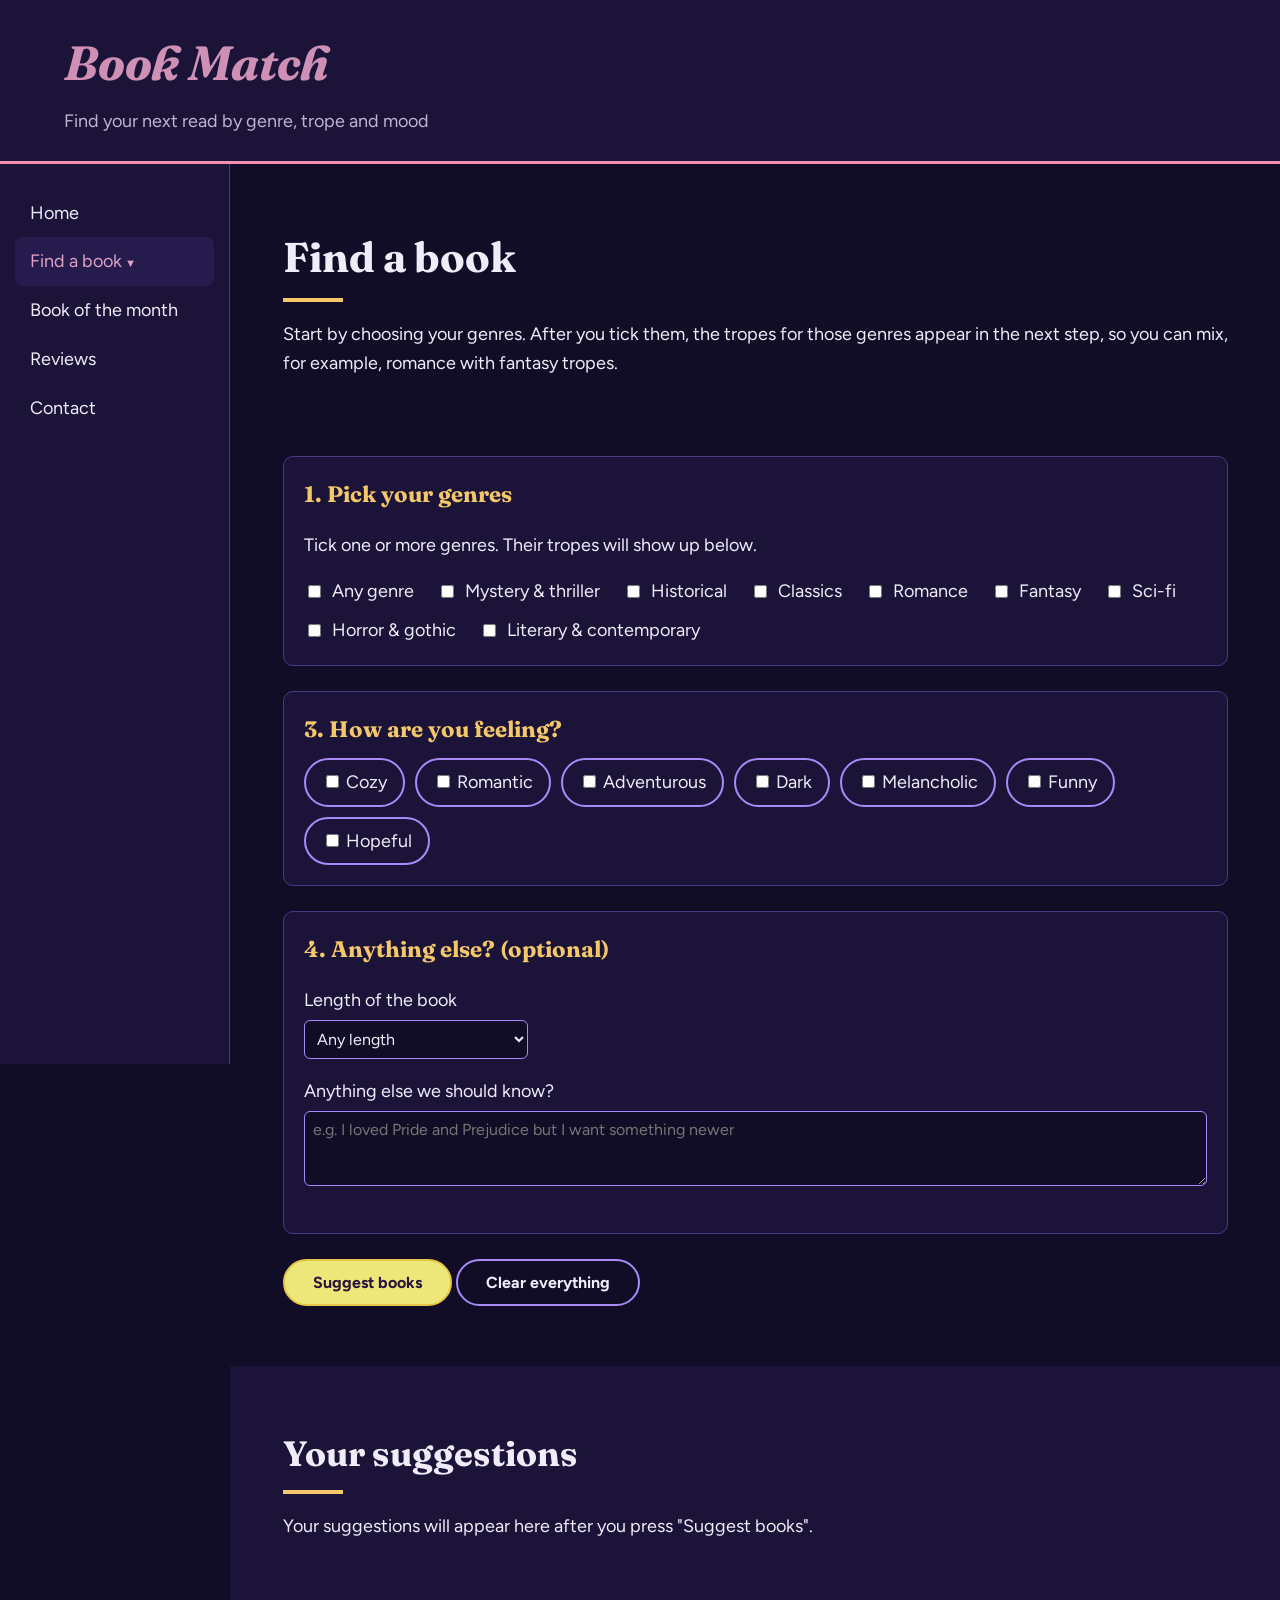
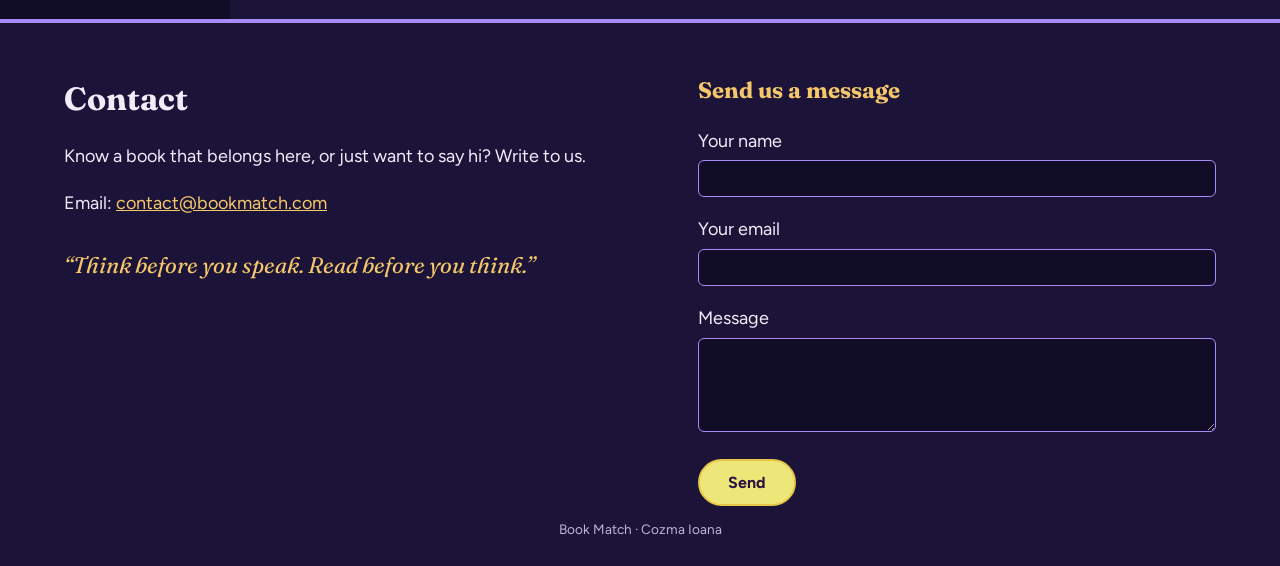
<file: find.html>
<!DOCTYPE html>
<html lang="en">
<head>
  <meta charset="utf-8">
  <meta name="viewport" content="width=device-width, initial-scale=1">
  <title>Find a book</title>
  <link href="https://fonts.googleapis.com/css2?family=Fraunces:ital,wght@0,400;0,700;1,400&family=Figtree:wght@400;700&display=swap" rel="stylesheet">
  <link rel="icon" type="image/png" href="images/favicon.png">
  <link rel="stylesheet" href="style.css">
</head>
<body>

  <header>
    <a href="index.html" class="logo">Book Match</a>
    <p class="tagline">Find your next read by genre, trope and mood</p>
  </header>

  <div class="page-wrapper">
    <nav class="side-menu">
      <ul>
        <li><a href="index.html">Home</a></li>
        <li class="has-submenu">
          <a href="find.html" class="current-page">Find a book</a>
          <ul class="submenu">
            <li><a href="find.html#genres">Genres</a></li>
            <li><a href="find.html#moods">Mood</a></li>
            <li><a href="find.html#extras">Extras</a></li>
          </ul>
        </li>
        <li><a href="month.html">Book of the month</a></li>
        <li><a href="reviews.html">Reviews</a></li>
        <li><a href="#contact">Contact</a></li>
      </ul>
    </nav>
    <main>

    <section id="find-intro">
      <h1 class="page-title">Find a book</h1>
      <p>Start by choosing your genres. After you tick them, the tropes for those genres appear in the next step, so you can mix, for example, romance with fantasy tropes.</p>
    </section>

    <section id="find">

      <form id="search-form" action="#results" method="get">

        <div class="form-box" id="genres">
          <h3>1. Pick your genres</h3>
          <p>Tick one or more genres. Their tropes will show up below.</p>

          <div class="genre-list">
          <input type="checkbox" id="any" name="genre" value="any">
          <label for="any">Any genre</label>
          <input type="checkbox" id="mystery" name="genre" value="mystery">
          <label for="mystery">Mystery &amp; thriller</label>
          <input type="checkbox" id="historical" name="genre" value="historical">
          <label for="historical">Historical</label>
          <input type="checkbox" id="classics" name="genre" value="classics">
          <label for="classics">Classics</label>
          <input type="checkbox" id="romance" name="genre" value="romance">
          <label for="romance">Romance</label>
          <input type="checkbox" id="fantasy" name="genre" value="fantasy">
          <label for="fantasy">Fantasy</label>
          <input type="checkbox" id="scifi" name="genre" value="scifi">
          <label for="scifi">Sci-fi</label>
          <input type="checkbox" id="horror" name="genre" value="horror">
          <label for="horror">Horror &amp; gothic</label>
          <input type="checkbox" id="literary" name="genre" value="literary">
          <label for="literary">Literary &amp; contemporary</label>

            <div class="tropes-area">
              <h3>2. Pick your tropes</h3>
            <div class="tropes-group" id="tropes-any">
              <h4>Tropes that work in any genre</h4>
              <div class="tropes-list">
              <label><input type="checkbox" name="tropes-any" value="found family"> found family</label>
              <label><input type="checkbox" name="tropes-any" value="slow burn"> slow burn</label>
              <label><input type="checkbox" name="tropes-any" value="enemies to lovers"> enemies to lovers</label>
              <label><input type="checkbox" name="tropes-any" value="unreliable narrator"> unreliable narrator</label>
              <label><input type="checkbox" name="tropes-any" value="morally grey"> morally grey</label>
              <label><input type="checkbox" name="tropes-any" value="coming of age"> coming of age</label>
              </div>
            </div>

            <div class="tropes-group" id="tropes-romance">
              <h4>Romance tropes</h4>
              <div class="tropes-list">
              <label><input type="checkbox" name="tropes-romance" value="enemies to lovers"> enemies to lovers</label>
              <label><input type="checkbox" name="tropes-romance" value="slow burn"> slow burn</label>
              <label><input type="checkbox" name="tropes-romance" value="fake dating"> fake dating</label>
              <label><input type="checkbox" name="tropes-romance" value="friends to lovers"> friends to lovers</label>
              <label><input type="checkbox" name="tropes-romance" value="second chance"> second chance</label>
              <label><input type="checkbox" name="tropes-romance" value="forced proximity"> forced proximity</label>
              </div>
            </div>

            <div class="tropes-group" id="tropes-fantasy">
              <h4>Fantasy tropes</h4>
              <div class="tropes-list">
              <label><input type="checkbox" name="tropes-fantasy" value="found family"> found family</label>
              <label><input type="checkbox" name="tropes-fantasy" value="chosen one"> chosen one</label>
              <label><input type="checkbox" name="tropes-fantasy" value="morally grey"> morally grey</label>
              <label><input type="checkbox" name="tropes-fantasy" value="magic school"> magic school</label>
              <label><input type="checkbox" name="tropes-fantasy" value="reluctant hero"> reluctant hero</label>
              <label><input type="checkbox" name="tropes-fantasy" value="hidden heir"> hidden heir</label>
              <label><input type="checkbox" name="tropes-fantasy" value="court intrigue"> court intrigue</label>
              <label><input type="checkbox" name="tropes-fantasy" value="dragon riders"> dragon riders</label>
              </div>
            </div>

            <div class="tropes-group" id="tropes-scifi">
              <h4>Sci-fi tropes</h4>
              <div class="tropes-list">
              <label><input type="checkbox" name="tropes-scifi" value="first contact"> first contact</label>
              <label><input type="checkbox" name="tropes-scifi" value="found family on a ship"> found family on a ship</label>
              <label><input type="checkbox" name="tropes-scifi" value="dystopian rebellion"> dystopian rebellion</label>
              <label><input type="checkbox" name="tropes-scifi" value="time travel"> time travel</label>
              <label><input type="checkbox" name="tropes-scifi" value="last human alive"> last human alive</label>
              <label><input type="checkbox" name="tropes-scifi" value="generation ship"> generation ship</label>
              <label><input type="checkbox" name="tropes-scifi" value="lone survivor"> lone survivor</label>
              </div>
            </div>

            <div class="tropes-group" id="tropes-mystery">
              <h4>Mystery &amp; thriller tropes</h4>
              <div class="tropes-list">
              <label><input type="checkbox" name="tropes-mystery" value="unreliable narrator"> unreliable narrator</label>
              <label><input type="checkbox" name="tropes-mystery" value="locked room"> locked room</label>
              <label><input type="checkbox" name="tropes-mystery" value="cold case"> cold case</label>
              <label><input type="checkbox" name="tropes-mystery" value="amateur detective"> amateur detective</label>
              <label><input type="checkbox" name="tropes-mystery" value="small town secrets"> small town secrets</label>
              <label><input type="checkbox" name="tropes-mystery" value="cat and mouse"> cat and mouse</label>
              <label><input type="checkbox" name="tropes-mystery" value="twist ending"> twist ending</label>
              <label><input type="checkbox" name="tropes-mystery" value="dual timeline"> dual timeline</label>
              </div>
            </div>

            <div class="tropes-group" id="tropes-historical">
              <h4>Historical tropes</h4>
              <div class="tropes-list">
              <label><input type="checkbox" name="tropes-historical" value="forbidden love"> forbidden love</label>
              <label><input type="checkbox" name="tropes-historical" value="wartime love story"> wartime love story</label>
              <label><input type="checkbox" name="tropes-historical" value="royal court"> royal court</label>
              <label><input type="checkbox" name="tropes-historical" value="class divide"> class divide</label>
              <label><input type="checkbox" name="tropes-historical" value="secret identity"> secret identity</label>
              <label><input type="checkbox" name="tropes-historical" value="family saga"> family saga</label>
              <label><input type="checkbox" name="tropes-historical" value="women ahead of their time"> women ahead of their time</label>
              </div>
            </div>

            <div class="tropes-group" id="tropes-classics">
              <h4>Classics tropes</h4>
              <div class="tropes-list">
              <label><input type="checkbox" name="tropes-classics" value="coming of age"> coming of age</label>
              <label><input type="checkbox" name="tropes-classics" value="social satire"> social satire</label>
              <label><input type="checkbox" name="tropes-classics" value="tragic hero"> tragic hero</label>
              <label><input type="checkbox" name="tropes-classics" value="redemption"> redemption</label>
              <label><input type="checkbox" name="tropes-classics" value="gothic atmosphere"> gothic atmosphere</label>
              <label><input type="checkbox" name="tropes-classics" value="love across social classes"> love across social classes</label>
              <label><input type="checkbox" name="tropes-classics" value="unrequited love"> unrequited love</label>
              </div>
            </div>

            <div class="tropes-group" id="tropes-horror">
              <h4>Horror &amp; gothic tropes</h4>
              <div class="tropes-list">
              <label><input type="checkbox" name="tropes-horror" value="haunted house"> haunted house</label>
              <label><input type="checkbox" name="tropes-horror" value="creepy small town"> creepy small town</label>
              <label><input type="checkbox" name="tropes-horror" value="cursed family"> cursed family</label>
              <label><input type="checkbox" name="tropes-horror" value="isolated setting"> isolated setting</label>
              <label><input type="checkbox" name="tropes-horror" value="folk horror"> folk horror</label>
              <label><input type="checkbox" name="tropes-horror" value="slow dread"> slow dread</label>
              </div>
            </div>

            <div class="tropes-group" id="tropes-literary">
              <h4>Literary &amp; contemporary tropes</h4>
              <div class="tropes-list">
              <label><input type="checkbox" name="tropes-literary" value="coming of age"> coming of age</label>
              <label><input type="checkbox" name="tropes-literary" value="grief and healing"> grief and healing</label>
              <label><input type="checkbox" name="tropes-literary" value="family secrets"> family secrets</label>
              <label><input type="checkbox" name="tropes-literary" value="found family"> found family</label>
              <label><input type="checkbox" name="tropes-literary" value="road trip"> road trip</label>
              <label><input type="checkbox" name="tropes-literary" value="return to a small town"> return to a small town</label>
              <label><input type="checkbox" name="tropes-literary" value="friendship over decades"> friendship over decades</label>
              </div>
            </div>
            </div>
          </div>
        </div>

        <div class="form-box" id="moods">
          <h3>3. How are you feeling?</h3>
          <div class="mood-list">
            <label><input type="checkbox" name="mood" value="cozy"> Cozy</label>
            <label><input type="checkbox" name="mood" value="romantic"> Romantic</label>
            <label><input type="checkbox" name="mood" value="adventurous"> Adventurous</label>
            <label><input type="checkbox" name="mood" value="dark"> Dark</label>
            <label><input type="checkbox" name="mood" value="melancholic"> Melancholic</label>
            <label><input type="checkbox" name="mood" value="funny"> Funny</label>
            <label><input type="checkbox" name="mood" value="hopeful"> Hopeful</label>
          </div>
        </div>

        <div class="form-box" id="extras">
          <h3>4. Anything else? (optional)</h3>
          <p>
            <label for="length">Length of the book</label><br>
            <select id="length" name="length">
              <option value="">Any length</option>
              <option value="short">Short (under 300 pages)</option>
              <option value="medium">Medium (300-500 pages)</option>
              <option value="long">Long (over 500 pages)</option>
            </select>
          </p>
          <p>
            <label for="notes">Anything else we should know?</label><br>
            <textarea id="notes" name="notes" rows="3" cols="50" placeholder="e.g. I loved Pride and Prejudice but I want something newer"></textarea>
          </p>
        </div>

        <div class="buttons">
          <button type="submit" class="button">Suggest books</button>
          <button type="reset" class="button button-outline">Clear everything</button>
        </div>

      </form>
    </section>

    <section id="results">
      <h2>Your suggestions</h2>
      <p id="results-message">Your suggestions will appear here after you press "Suggest books".</p>
      <div id="results-list"></div>
    </section>

    </main>

  </div>

  <footer id="contact">
    <div class="footer-columns">
      <div class="footer-info">
        <h2>Contact</h2>
        <p>Know a book that belongs here, or just want to say hi? Write to us.</p>
        <p>Email: <a href="mailto:contact@bookmatch.com">contact@bookmatch.com</a></p>

        <blockquote>&ldquo;Think before you speak. Read before you think.&rdquo;</blockquote>
      </div>
      <form class="contact-form" action="#contact" method="get">
        <h3>Send us a message</h3>
        <p>
          <label for="name">Your name</label><br>
          <input type="text" id="name" name="name">
        </p>
        <p>
          <label for="email">Your email</label><br>
          <input type="email" id="email" name="email">
        </p>
        <p>
          <label for="message">Message</label><br>
          <textarea id="message" name="message" rows="4"></textarea>
        </p>
        <button type="submit" class="button">Send</button>
      </form>
    </div>
    <p class="small-text">Book Match · Cozma Ioana </p>
  </footer>


</body>
</html>
</file>
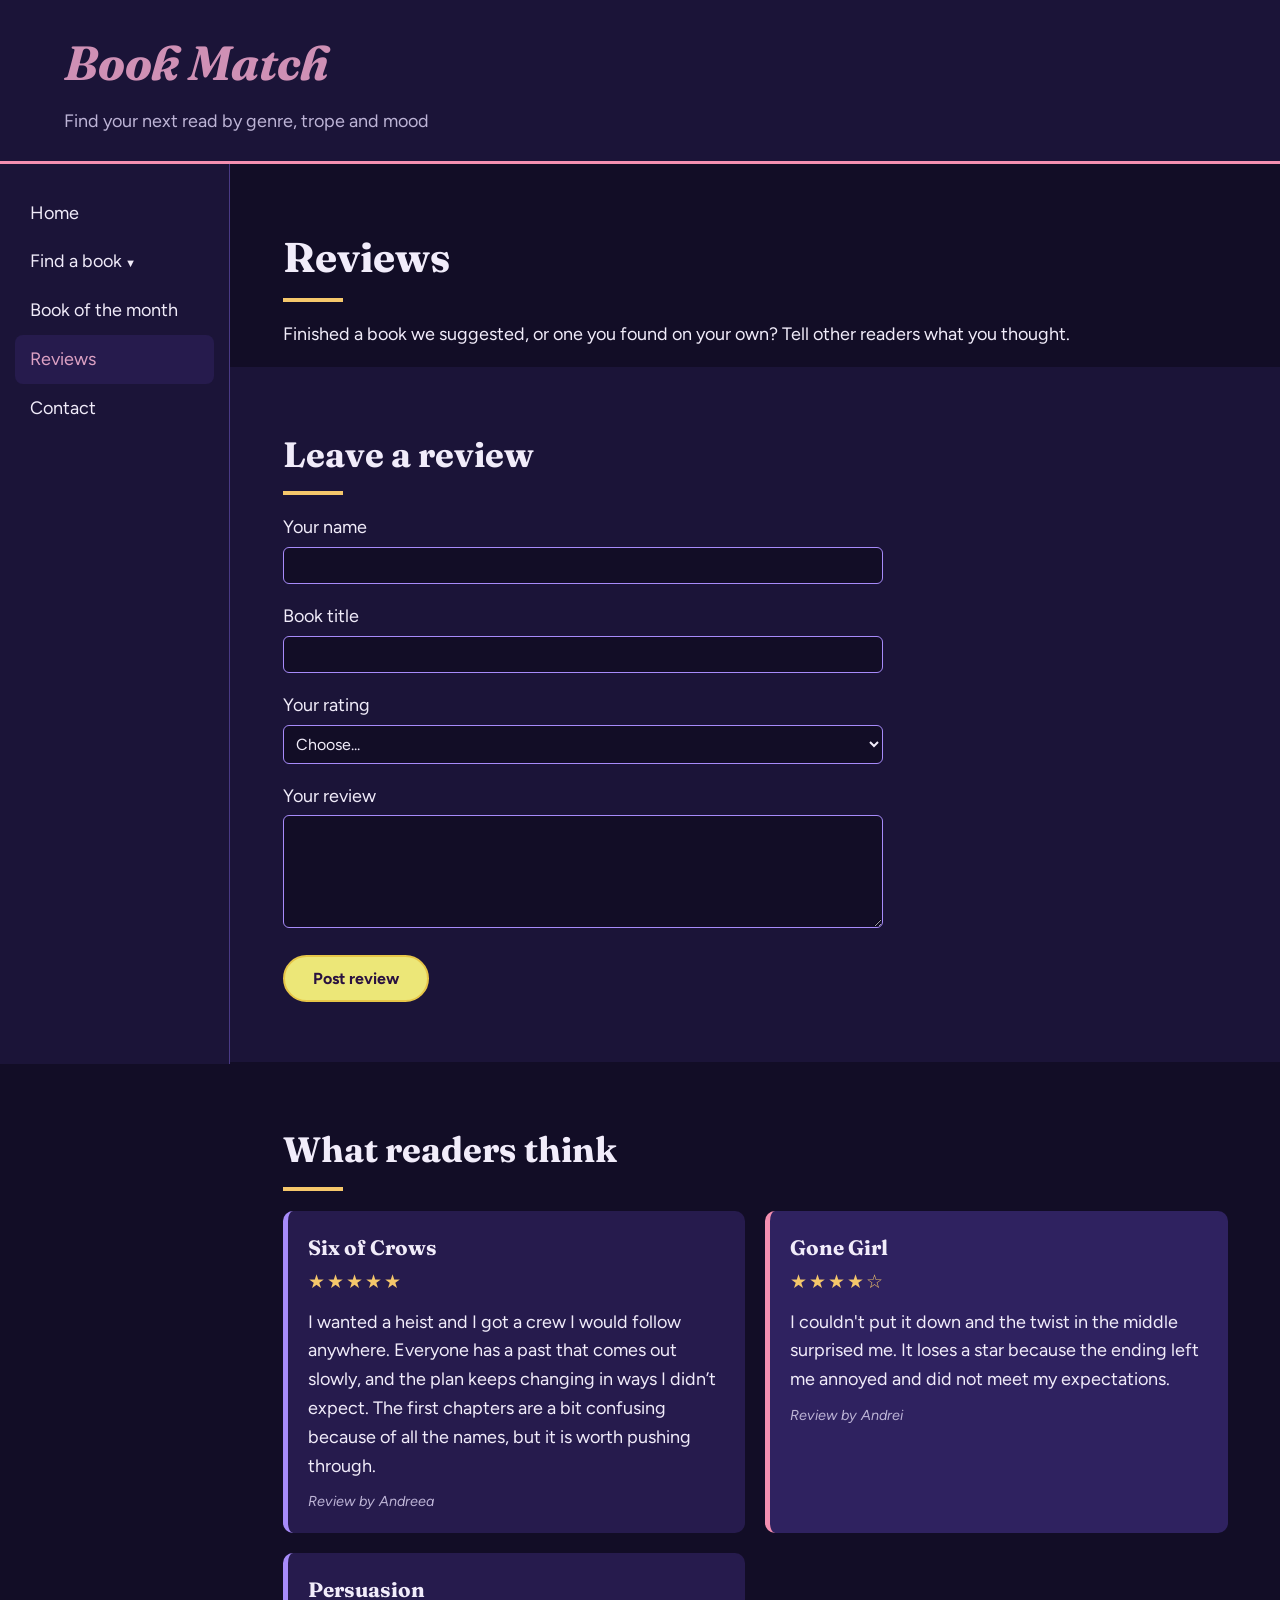
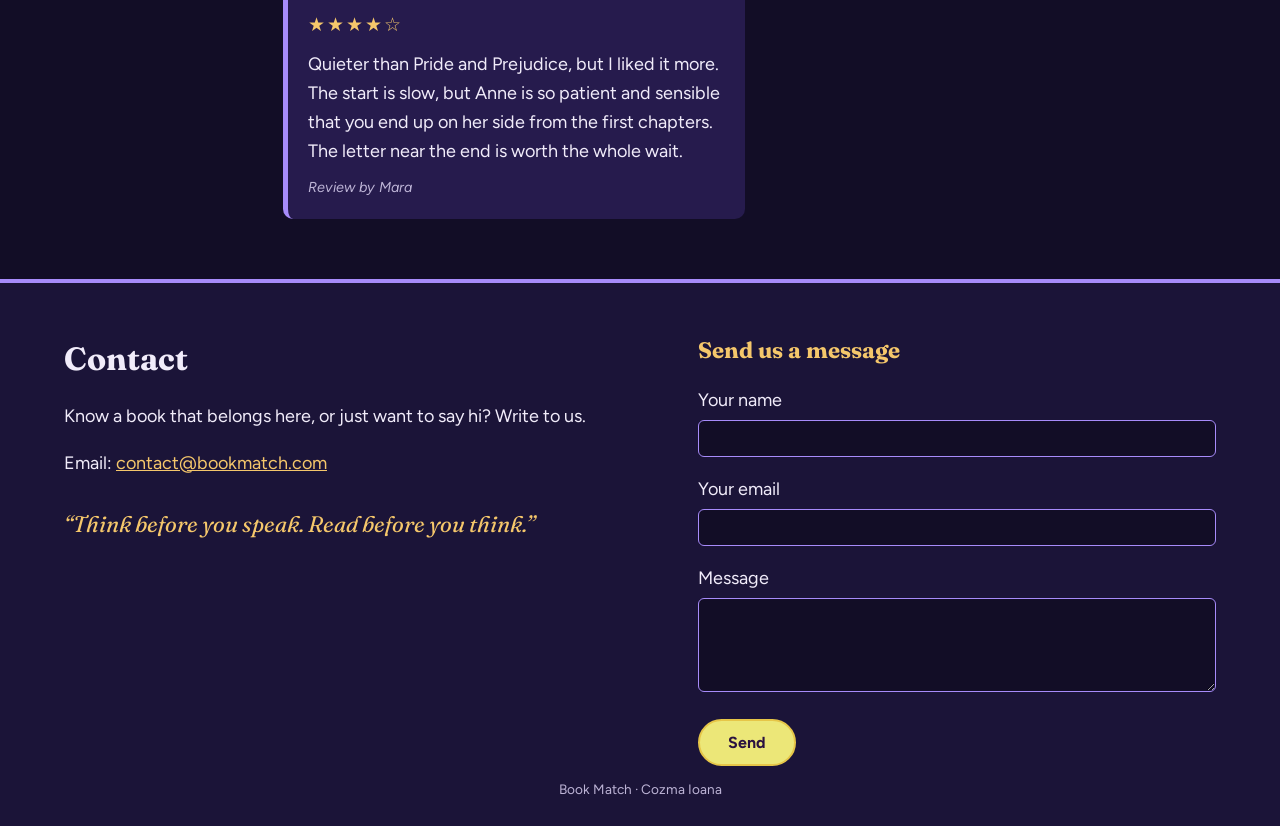
<file: reviews.html>
<!DOCTYPE html>
<html lang="en">
<head>
  <meta charset="utf-8">
  <meta name="viewport" content="width=device-width, initial-scale=1">
  <link rel="icon" type="image/png" href="images/favicon.png">
  <title> Reviews</title>
  <link href="https://fonts.googleapis.com/css2?family=Fraunces:ital,wght@0,400;0,700;1,400&amp;family=Figtree:wght@400;700&amp;display=swap" rel="stylesheet">
  <link rel="stylesheet" href="style.css">
</head>
<body>

  <header>
    <a href="index.html" class="logo">Book Match</a>
    <p class="tagline">Find your next read by genre, trope and mood</p>
  </header>

  <div class="page-wrapper">

    <nav class="side-menu">
      <ul>
        <li><a href="index.html">Home</a></li>
        <li class="has-submenu">
          <a href="find.html">Find a book</a>
          <ul class="submenu">
            <li><a href="find.html#genres">Genres</a></li>
            <li><a href="find.html#moods">Mood</a></li>
            <li><a href="find.html#extras">Extras</a></li>
          </ul>
        </li>
        <li><a href="month.html">Book of the month</a></li>
        <li><a href="reviews.html" class="current-page">Reviews</a></li>
        <li><a href="#contact">Contact</a></li>
      </ul>
    </nav>

    <main>

    <section id="reviews-intro">
      <h1 class="page-title">Reviews</h1>
      <p>Finished a book we suggested, or one you found on your own? Tell other readers what you thought.</p>
    </section>

    <section id="leave-review">
      <h2>Leave a review</h2>
      <form id="review-form" class="review-form" action="#leave-review" method="get">
        <p>
          <label for="reviewer-name">Your name</label><br>
          <input type="text" id="reviewer-name" name="reviewer-name" maxlength="40" required>
        </p>
        <p>
          <label for="book-title">Book title</label><br>
          <input type="text" id="book-title" name="book-title" maxlength="80" required>
        </p>
        <p>
          <label for="rating">Your rating</label><br>
          <select id="rating" name="rating" required>
            <option value="">Choose...</option>
            <option value="5">5 – Loved it</option>
            <option value="4">4 – Really liked it</option>
            <option value="3">3 – It was okay</option>
            <option value="2">2 – Not for me</option>
            <option value="1">1 – Didn't like it</option>
          </select>
        </p>
        <p>
          <label for="review-body">Your review</label><br>
          <textarea id="review-body" name="review-body" rows="5" maxlength="500" required></textarea>
        </p>
        <button type="submit" class="button">Post review</button>
      </form>
    </section>

    <section id="all-reviews">
      <h2>What readers think</h2>
      <div id="reviews-list">
        <article class="review">
          <h3>Six of Crows</h3>
          <p class="stars">★★★★★</p>
          <p class="review-text">I wanted a heist and I got a crew I would follow anywhere. Everyone has a past that comes out slowly, and the plan keeps changing in ways I didn’t expect. The first chapters are a bit confusing because of all the names, but it is worth pushing through.</p>
          <p class="review-author">Review by Andreea</p>
        </article>
        <article class="review">
          <h3>Gone Girl</h3>
          <p class="stars">★★★★☆</p>
          <p class="review-text">I couldn't put it down and the twist in the middle surprised me. It loses a star because the ending left me annoyed and did not meet my expectations.</p>
          <p class="review-author">Review by Andrei</p>
        </article>
        <article class="review">
          <h3>Persuasion</h3>
          <p class="stars">★★★★☆</p>
          <p class="review-text">Quieter than Pride and Prejudice, but I liked it more. The start is slow, but Anne is so patient and sensible that you end up on her side from the first chapters. The letter near the end is worth the whole wait.</p>
          <p class="review-author">Review by Mara</p>
        </article>
      </div>
    </section>

    </main>

  </div>

  <footer id="contact">
    <div class="footer-columns">
      <div class="footer-info">
        <h2>Contact</h2>
        <p>Know a book that belongs here, or just want to say hi? Write to us.</p>
        <p>Email: <a href="mailto:contact@bookmatch.com">contact@bookmatch.com</a></p>
        <blockquote>&ldquo;Think before you speak. Read before you think.&rdquo;</blockquote>
      </div>
      <form class="contact-form" action="#contact" method="get">
        <h3>Send us a message</h3>
        <p>
          <label for="name">Your name</label><br>
          <input type="text" id="name" name="name">
        </p>
        <p>
          <label for="email">Your email</label><br>
          <input type="email" id="email" name="email">
        </p>
        <p>
          <label for="message">Message</label><br>
          <textarea id="message" name="message" rows="4"></textarea>
        </p>
        <button type="submit" class="button">Send</button>
      </form>
    </div>
    <p class="small-text"> Book Match · Cozma Ioana </p>
  </footer>

</body>
</html>
</file>
<file: style.css>
/* =====================================================
   BookMatch - style.css
   ===================================================== */

/* ---------- stil general ---------- */
* {
  box-sizing: border-box;
}

body {
  margin: 0;
  background-color: #120d26;
  color: #f1ecfa;
  font-family: "Figtree", Arial, sans-serif;
  font-size: 18px;
  line-height: 1.6;
}

h1, h2, h3, h4, .logo {
  font-family: "Fraunces", Georgia, serif;
}

a {
  color: #f5c76b;
}

img {
  max-width: 100%;
  height: auto;
  display: block;
}

figure {
  margin: 0;
}

section {
  padding: 60px 5%;
}

section h2 {
  font-size: 2.2rem;
  margin: 0 0 10px 0;
}

/* linia galbena de sub titluri */
section h2::after {
  content: "";
  display: block;
  width: 60px;
  height: 4px;
  margin-top: 8px;
  background-color: #f5c76b;
}

.page-title {
  font-size: 2.6rem;
  margin: 0 0 10px 0;
}

.page-title::after {
  content: "";
  display: block;
  width: 60px;
  height: 4px;
  margin-top: 8px;
  background-color: #f5c76b;
}

/* ---------- header ---------- */
header {
  padding: 25px 5%;
  background-color: #1b1438;
  border-bottom: 3px solid #f48fb1;
}

.logo {
  font-size: 3rem;
  font-style: italic;
  font-weight: bold;
  color: #cf90b5;
  text-decoration: none;
}

.tagline {
  margin: 5px 0 0 0;
  color: #bdb4d6;
}

/* ---------- page-wrapper: meniul in stanga, continutul in dreapta ---------- */
.page-wrapper {
  display: flex;
}

main {
  flex: 1;
  min-width: 0;
}

/* ---------- meniul din stanga ---------- */
.side-menu {
  position: sticky;
  top: 0;
  align-self: flex-start;
  width: 230px;
  height: 100vh;
  padding: 25px 15px;
  background-color: #1b1438;
  border-right: 1px solid #4a3a85;
}

.side-menu ul {
  margin: 0;
  padding: 0;
  list-style: none;
}

.side-menu li {
  position: relative;
}

.side-menu a {
  display: block;
  padding: 10px 15px;
  color: #f1ecfa;
  border-radius: 8px;
  text-decoration: none;
}

.side-menu a:hover,
.side-menu a.current-page {
  background-color: #261b4d;
  color: #dda2c4;
}

.has-submenu > a::after {
  content: " ▼";
  font-size: 0.7rem;
}

/* submeniul e ascuns pana pui mouse-ul pe "Find a book" */
.side-menu .submenu {
  display: none;
  padding-left: 15px;
}

.has-submenu:hover .submenu {
  display: block;
}

/* ---------- page-wrapper Home ---------- */
#welcome {
  display: flex;
  justify-content: space-between;
  align-items: center;
  padding-top: 90px;
  padding-bottom: 90px;
  background-image: linear-gradient(#4d3f7c, #120d26);
}

.welcome-text {
  width: 60%;
}

.welcome-text h1 {
  font-size: 3.2rem;
  line-height: 1.15;
  margin: 0 0 20px 0;
}

.welcome-text p {
  color: #bdb4d6;
  font-size: 1.2rem;
}

.welcome-book {
  width: 30%;
  display: flex;
  justify-content: center;
}

/* cartea care se misca */
.moving-book {
  width: 180px;
  height: 250px;
  padding: 50px 20px 20px 35px;
  background-color: #f48fb1;
  color: #ffffff;
  font-family: "Fraunces", Georgia, serif;
  font-size: 1.3rem;
  font-style: italic;
  border-left: 15px solid #937aaf;
  border-radius: 5px 15px 15px 5px;
  animation: move-book 6s ease-in-out infinite alternate;
}

@keyframes move-book {
  0% {
    transform: rotate(-7deg);
    background-color: #f48fb1;
    border-radius: 5px 15px 15px 5px;
  }
  50% {
    transform: rotate(3deg) translateY(-15px);
    background-color: #8bc8fa;
    border-radius: 5px 30px 30px 5px;
  }
  100% {
    transform: rotate(8deg);
    background-color: #dcde7c;
    border-radius: 5px 8px 8px 5px;
  }
}

/* cardurile cu linkuri */
.link-cards {
  display: grid;
  grid-template-columns: 1fr 1fr 1fr;
  gap: 20px;
  margin-top: 25px;
}

.link-card {
  display: block;
  padding: 22px;
  text-decoration: none;
  background-color: #261b4d;
  border-top: 5px solid #f5c76b;
  border-radius: 10px;
  color: #f1ecfa;
  transition: transform 0.3s, background-color 0.8s, border-color 1s;
}

.link-card:nth-of-type(2) {
  border-top-color: #f48fb1;
}

.link-card:nth-of-type(3) {
  border-top-color: #5ad1c4;
}

.link-card:hover {
  transform: translateY(-6px);
  background-color: #35286b;
}

.link-card h3 {
  margin: 0 0 8px 0;
  font-size: 1.4rem;
  color: #f5c76b;
}

.link-card p {
  margin: 0;
  color: #bdb4d6;
}

/* "How it works": poza langa text */
.info-row {
  display: flex;
  align-items: center;
  gap: 50px;
}

.info-row img {
  width: 400px;
  border-radius: 12px;
}

.text-columns {
  column-count: 2;
  column-gap: 30px;
}

.text-columns p {
  margin-top: 0;
}

/* ---------- buttons ---------- */
.button {
  display: inline-block;
  padding: 12px 28px;
  background-color: #ece778;
  color: #2a1240;
  font-family: "Figtree", Arial, sans-serif;
  font-size: 1rem;
  font-weight: bold;
  text-decoration: none;
  border: 2px solid #e6c648;
  border-radius: 25px;
  cursor: pointer;
  transition: background-color 0.3s, transform 0.2s;
}

.button:hover {
  background-color: #f48fb1;
  border-color: #f48fb1;
  transform: translateY(-3px);
}

.button-outline {
  background-color: transparent;
  color: #f1ecfa;
  border-color: #a78bfa;
}

.buttons {
  margin-top: 20px;
}

/* ---------- formularul de cautare ---------- */
form {
  max-width: 1000px;
}

.form-box {
  margin-bottom: 25px;
  padding: 20px;
  background-color: #1b1438;
  border: 1px solid #4a3a85;
  border-radius: 10px;
}

.form-box h3 {
  margin: 0 0 10px 0;
  font-size: 1.4rem;
  color: #f5c76b;
}

/* pasul 1: genurile */
.genre-list {
  display: flex;
  flex-wrap: wrap;
  align-items: center;
  gap: 10px 8px;
}

.genre-list label {
  margin-right: 15px;
  cursor: pointer;
}

/* genul bifat se coloreaza */
.genre-list > input:checked + label {
  color: #f5c76b;
  font-weight: bold;
}

/* pasul 2: tropes-urile apar doar daca ai bifat un genre */
.tropes-area {
  display: none;
  width: 100%;
  margin-top: 15px;
  padding-top: 15px;
  border-top: 1px dashed #a78bfa;
}

.genre-list > input:checked ~ .tropes-area {
  display: block;
}

/* fiecare grup de tropes se vede doar daca genul lui e bifat */
.tropes-group {
  display: none;
  margin-bottom: 15px;
  padding-left: 15px;
  border-left: 5px solid #a78bfa;
}

#any:checked ~ .tropes-area #tropes-any,
#romance:checked ~ .tropes-area #tropes-romance,
#fantasy:checked ~ .tropes-area #tropes-fantasy,
#scifi:checked ~ .tropes-area #tropes-scifi,
#mystery:checked ~ .tropes-area #tropes-mystery,
#historical:checked ~ .tropes-area #tropes-historical,
#classics:checked ~ .tropes-area #tropes-classics,
#horror:checked ~ .tropes-area #tropes-horror,
#literary:checked ~ .tropes-area #tropes-literary {
  display: block;
}

.tropes-group h4 {
  margin: 0 0 8px 0;
  font-size: 1.1rem;
}

.tropes-list {
  display: flex;
  flex-wrap: wrap;
  gap: 5px 20px;
}

.tropes-list label {
  padding: 3px 8px;
  cursor: pointer;
  transition: padding-left 0.3s, background-color 0.8s, color 1.2s;
}

.tropes-list label:hover {
  padding-left: 16px;
  background-color: #3b2d78;
  color: #f5c76b;
}

/* pasul 3: mood */
.mood-list {
  display: flex;
  flex-wrap: wrap;
  gap: 10px;
}

.mood-list label {
  padding: 8px 16px;
  border: 2px solid #a78bfa;
  border-radius: 25px;
  cursor: pointer;
  transition: background-color 0.3s, transform 0.5s, border-color 1s;
}

.mood-list label:hover {
  background-color: #3b2d78;
  border-color: #f5c76b;
  transform: scale(1.08);
}

select, textarea, input[type="text"], input[type="email"] {
  margin-top: 5px;
  padding: 8px;
  background-color: #120d26;
  color: #f1ecfa;
  font-family: "Figtree", Arial, sans-serif;
  font-size: 1rem;
  border: 1px solid #a78bfa;
  border-radius: 6px;
}

textarea, input[type="text"], input[type="email"] {
  width: 100%;
}

/* ---------- rezultatele cautarii ---------- */
#results {
  background-color: #1b1438;
}

#results-list {
  display: grid;
  grid-template-columns: 1fr 1fr 1fr;
  gap: 20px;
}

.book-card {
  padding: 20px;
  background-color: #261b4d;
  border-top: 5px solid #a78bfa;
  border-radius: 10px;
}

.book-card h3 {
  margin: 0 0 3px 0;
  font-size: 1.3rem;
}

.author {
  margin: 0 0 10px 0;
  font-style: italic;
}

.book-description {
  margin: 0 0 12px 0;
  font-size: 0.95rem;
  color: #bdb4d6;
}

.why-fits {
  margin: 0 0 5px 0;
  font-size: 0.9rem;
  color: #f5c76b;
}

.book-info {
  margin: 0;
  font-size: 0.85rem;
  color: #bdb4d6;
}

/* etichetele (tag-urile) */
.tags {
  display: flex;
  flex-wrap: wrap;
  gap: 8px;
  margin: 15px 0;
  padding: 0;
  list-style: none;
}

.tags li {
  padding: 2px 12px;
  font-size: 0.9rem;
  border: 1px solid #f48fb1;
  border-radius: 20px;
}

.tags li::before {
  content: "#";
  color: #f48fb1;
}

/* ---------- page-wrapper Book of the month ---------- */
.month-book {
  display: flex;
  align-items: center;
  gap: 50px;
}

.month-book figure {
  width: 320px;
}

.month-book img {
  border-radius: 12px;
}

.month-book-text h3 {
  color: #f5c76b;
  font-size: 1.5rem;
}

.month-book-text p {
  color: #bdb4d6;
}

#why-we-picked-it {
  background-color: #1b1438;
}

.similar-list {
  display: grid;
  grid-template-columns: 1fr 1fr 1fr;
  gap: 20px;
  margin-top: 25px;
}

/* ---------- page-wrapper Reviews ---------- */
#leave-review {
  background-color: #1b1438;
}

.review-form {
  max-width: 600px;
}

.review-form select {
  width: 100%;
}

#reviews-list {
  display: grid;
  grid-template-columns: 1fr 1fr;
  gap: 20px;
  margin-top: 20px;
}

.review {
  padding: 20px;
  background-color: #261b4d;
  border-left: 5px solid #a78bfa;
  border-radius: 10px;
}

.review:nth-of-type(2n) {
  background-color: #2f2260;
  border-left-color: #f48fb1;
}

.review h3 {
  margin: 0;
  font-size: 1.3rem;
}

.stars {
  margin: 3px 0 10px 0;
  font-size: 1.2rem;
  letter-spacing: 2px;
  color: #f5c76b;
}

.review-text {
  margin: 0 0 10px 0;
}

.review-author {
  margin: 0;
  font-size: 0.9rem;
  font-style: italic;
  color: #bdb4d6;
}

/* ---------- footer (contact) ---------- */
footer {
  padding: 50px 5% 25px 5%;
  background-color: #1b1438;
  border-top: 4px solid #a78bfa;
}

.footer-columns {
  display: flex;
  justify-content: space-between;
  gap: 50px;
}

.footer-info {
  width: 50%;
}

.contact-form {
  width: 45%;
}

footer h2 {
  margin: 0 0 10px 0;
  font-size: 2rem;
}

footer h3 {
  margin: 0 0 10px 0;
  font-size: 1.4rem;
  color: #f5c76b;
}

blockquote {
  margin: 30px 0 0 0;
  font-family: "Fraunces", Georgia, serif;
  font-size: 1.4rem;
  font-style: italic;
  color: #f5c76b;
}

.small-text {
  margin-bottom: 0;
  text-align: center;
  font-size: 0.85rem;
  color: #bdb4d6;
}

/* ---------- responsive (telefon / tableta) ---------- */
@media (max-width: 900px) {
  /* meniul devine o bara orizontala sus */
  .page-wrapper {
    flex-direction: column;
  }

  .side-menu {
    position: static;
    width: 100%;
    height: auto;
    padding: 10px 5%;
    border-right: none;
    border-bottom: 1px solid #4a3a85;
  }

  .side-menu > ul {
    display: flex;
    flex-wrap: wrap;
  }

  .side-menu .submenu {
    position: absolute;
    top: 100%;
    left: 0;
    width: 160px;
    padding-left: 0;
    background-color: #261b4d;
    border: 1px solid #a78bfa;
    z-index: 5;
  }

  #welcome, .month-book, .info-row, .footer-columns {
    flex-direction: column;
    align-items: flex-start;
  }

  .welcome-text, .welcome-book, .footer-info, .contact-form {
    width: 100%;
  }

  .link-cards, .similar-list, #results-list {
    grid-template-columns: 1fr 1fr;
  }

  .info-row img {
    width: 100%;
    max-width: 400px;
  }
}

@media (max-width: 600px) {
  .side-menu > ul {
    flex-direction: column;
  }

  /* pe telefon submeniul ramane deschis */
  .side-menu .submenu {
    display: block;
    position: static;
    width: auto;
    padding-left: 15px;
    text-decoration: none;
    background-color: transparent;
    border: none;
  }

  /* On small screens, hide the ▼ arrow for submenu items since the submenu is always visible */
  .has-submenu > a::after {
    content: "";
  }

  section {
    padding: 40px 5%;
  }

  .welcome-text h1 {
    font-size: 2.2rem;
  }

  .page-title {
    font-size: 2rem;
  }

  .link-cards, .similar-list, #results-list, #reviews-list {
    grid-template-columns: 1fr;
  }

  .text-columns {
    column-count: 1;
  }
}

#find-intro, #month-intro, #reviews-intro {
  padding-bottom: 0;
}
</file>
